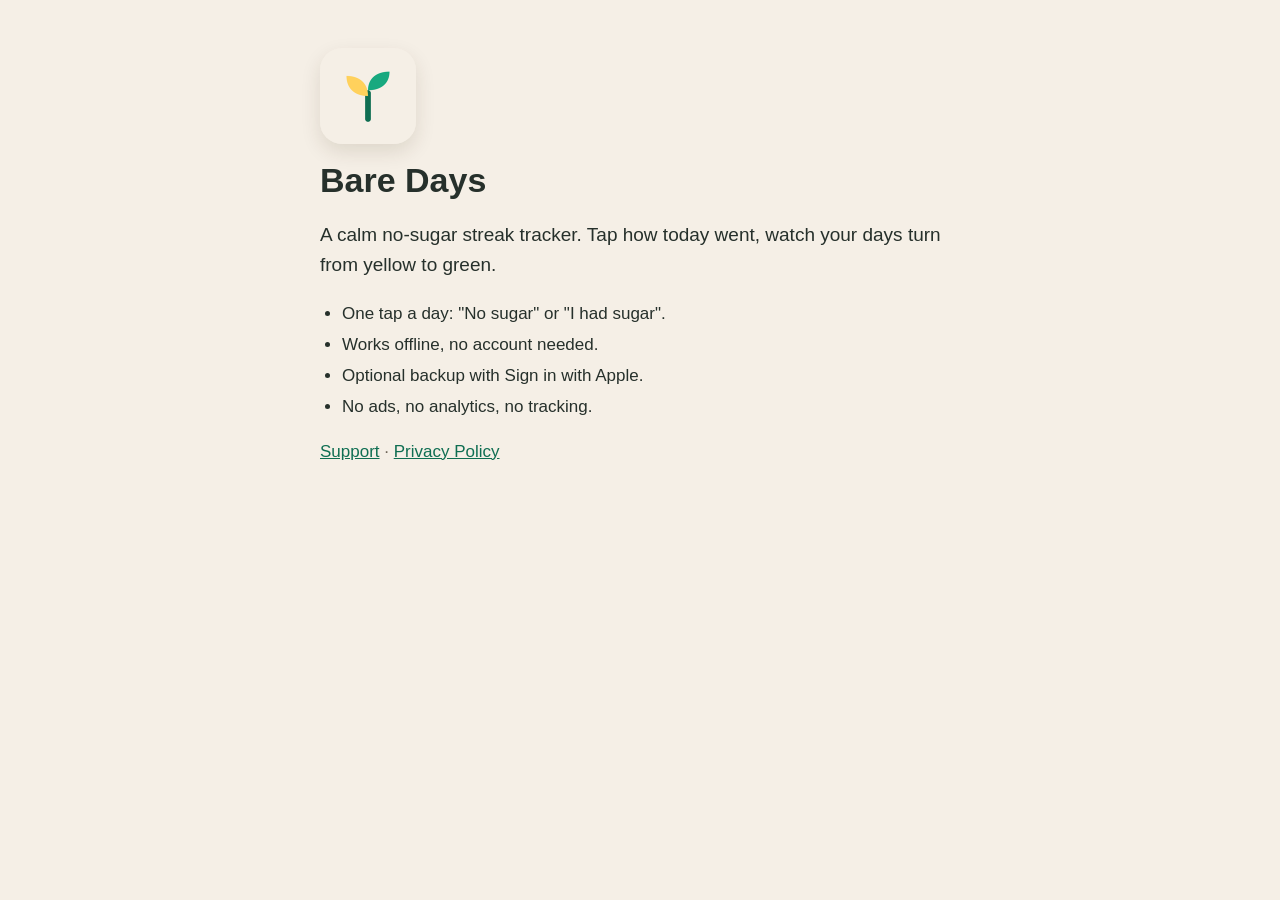
<file: index.html>
<!doctype html>
<html lang="en">
  <head>
    <meta charset="utf-8" />
    <meta name="viewport" content="width=device-width, initial-scale=1" />
    <title>Bare Days</title>
    <link rel="stylesheet" href="style.css" />
  </head>
  <body>
    <main>
      <img
        class="icon"
        src="icon.png"
        alt="Bare Days app icon: a sprout with one yellow and one green leaf"
        width="96"
        height="96"
      />
      <h1>Bare Days</h1>
      <p class="lead">
        A calm no-sugar streak tracker. Tap how today went, watch your days turn
        from yellow to green.
      </p>
      <ul>
        <li>One tap a day: "No sugar" or "I had sugar".</li>
        <li>Works offline, no account needed.</li>
        <li>Optional backup with Sign in with Apple.</li>
        <li>No ads, no analytics, no tracking.</li>
      </ul>
      <p class="muted">
        <a href="support.html">Support</a> ·
        <a href="privacy.html">Privacy Policy</a>
      </p>
    </main>
  </body>
</html>
</file>
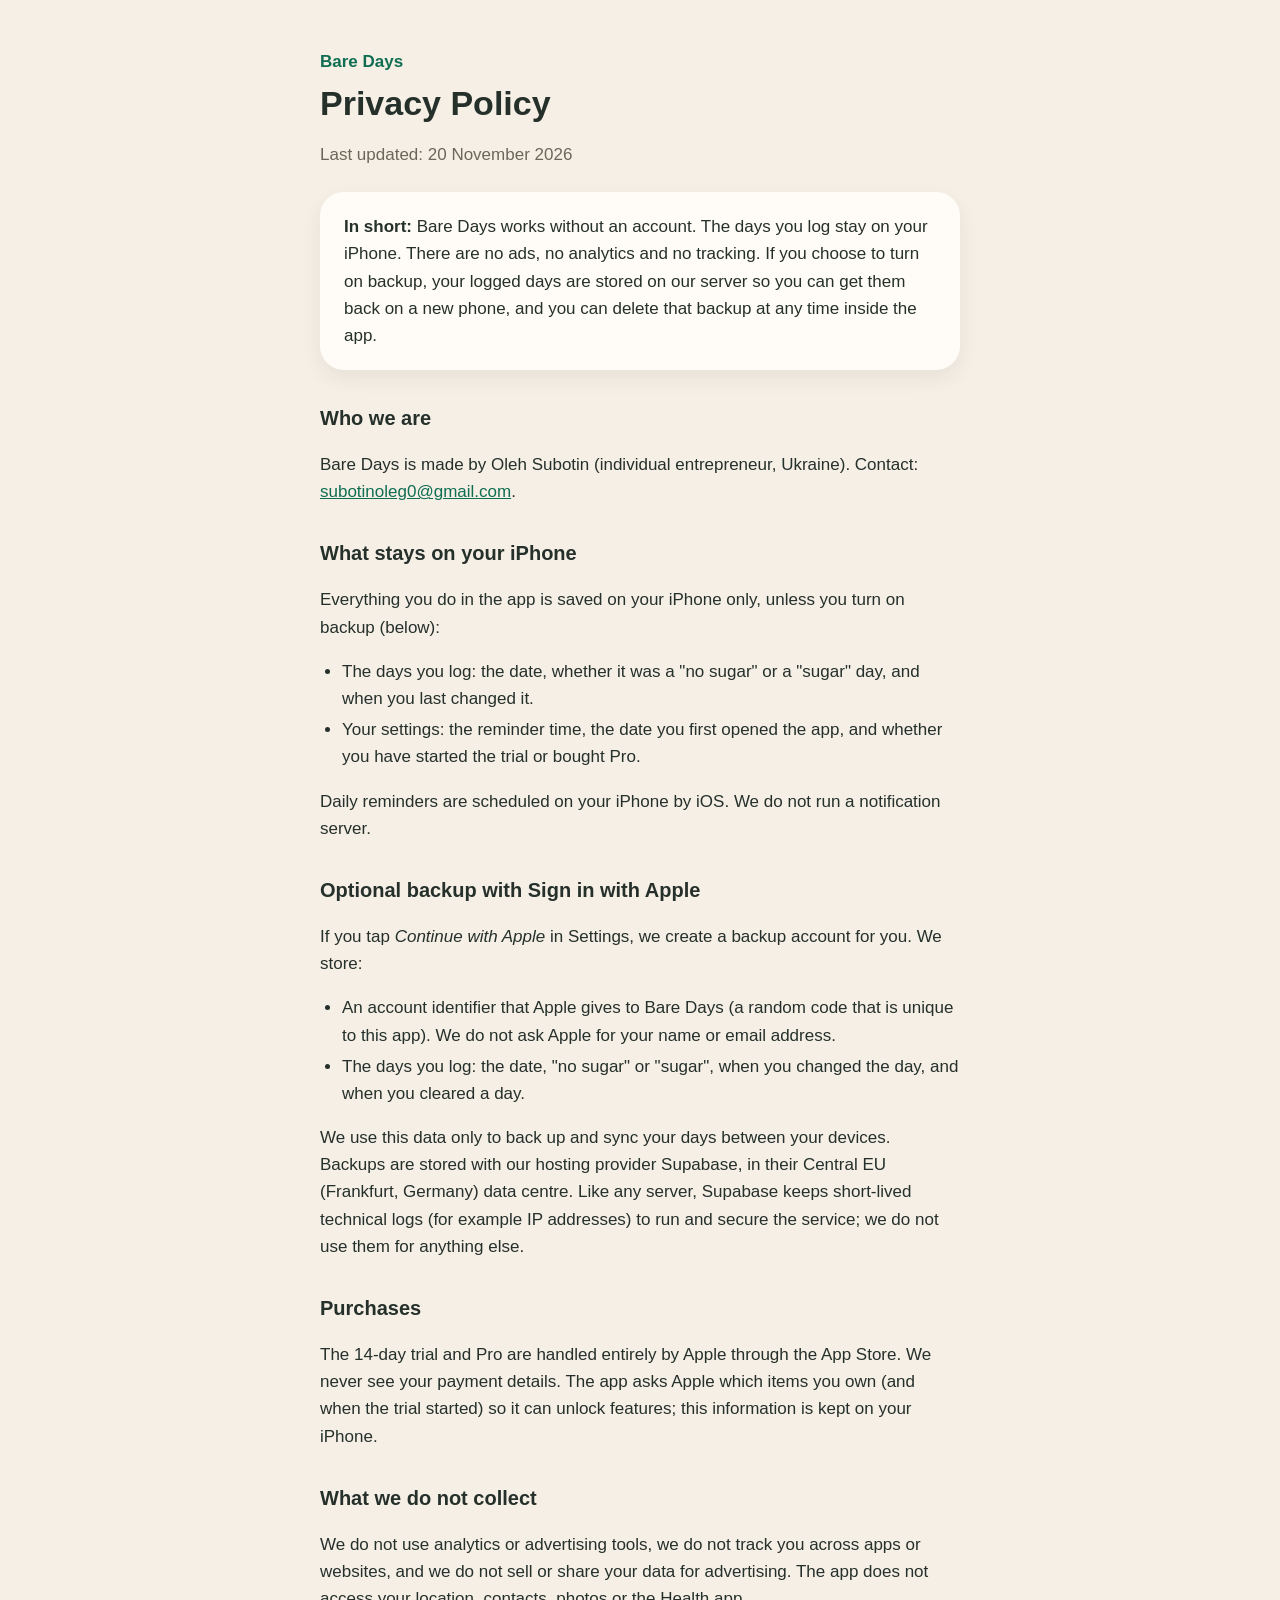
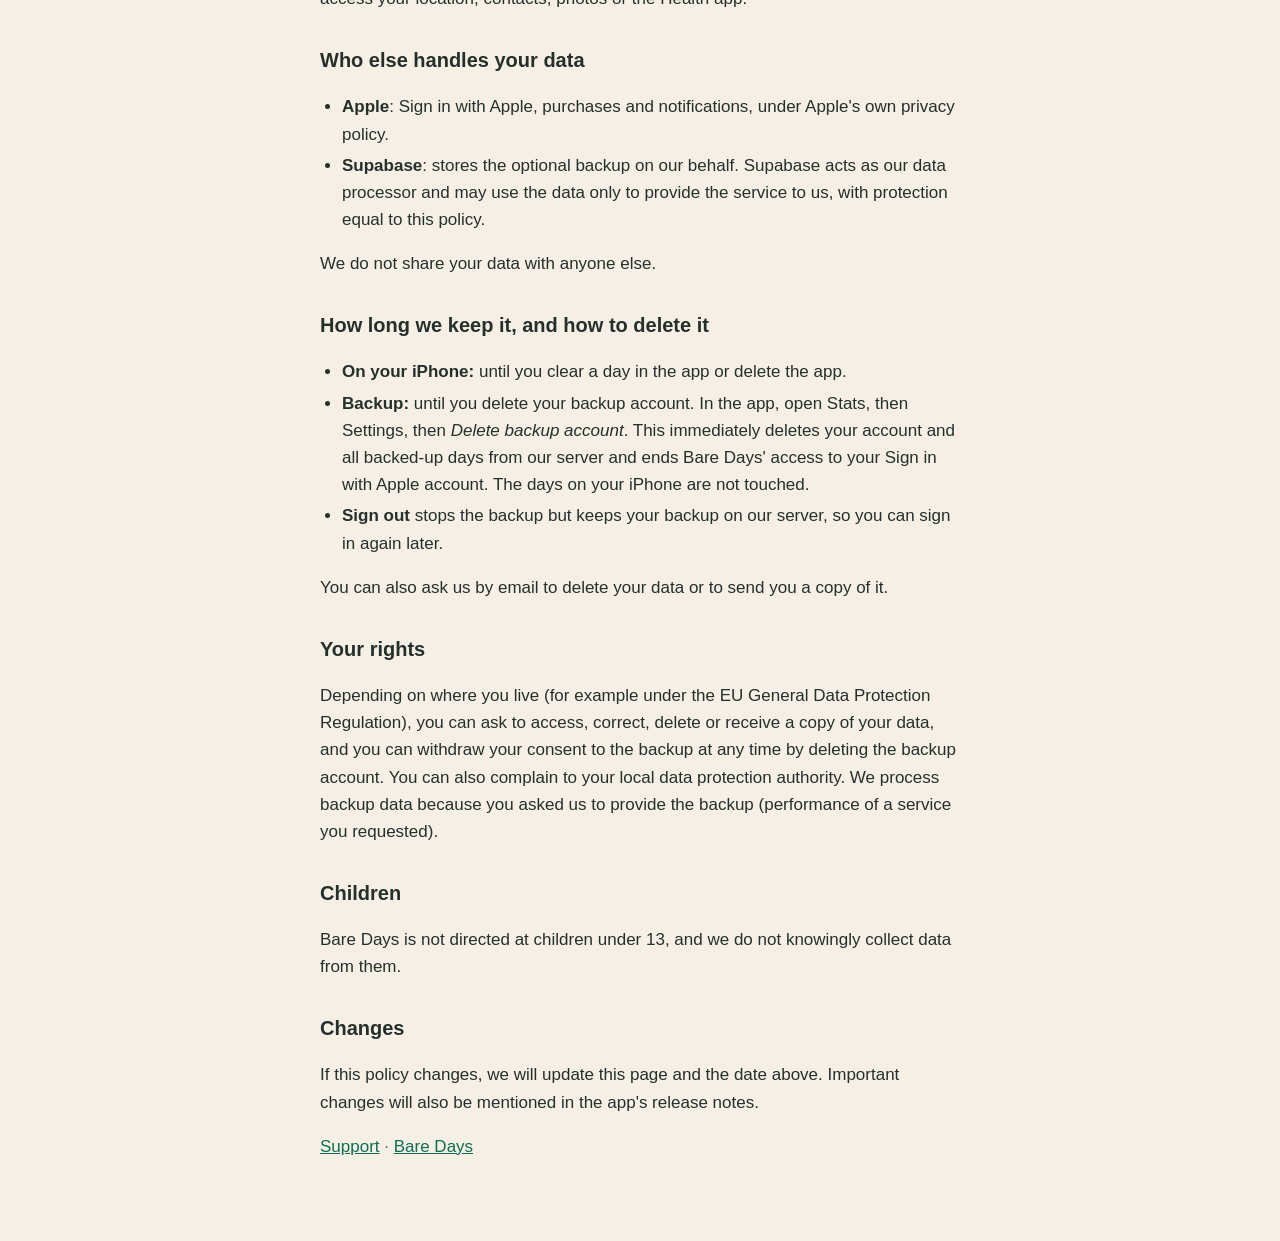
<file: privacy.html>
<!doctype html>
<html lang="en">
  <head>
    <meta charset="utf-8" />
    <meta name="viewport" content="width=device-width, initial-scale=1" />
    <title>Bare Days · Privacy Policy</title>
    <link rel="stylesheet" href="style.css" />
  </head>
  <body>
    <main>
      <p class="eyebrow"><a href="index.html">Bare Days</a></p>
      <h1>Privacy Policy</h1>
      <p class="muted">Last updated: 20 November 2026</p>

      <div class="card">
        <p>
          <strong>In short:</strong> Bare Days works without an account. The
          days you log stay on your iPhone. There are no ads, no analytics and
          no tracking. If you choose to turn on backup, your logged days are
          stored on our server so you can get them back on a new phone, and you
          can delete that backup at any time inside the app.
        </p>
      </div>

      <h2>Who we are</h2>
      <p>
        Bare Days is made by Oleh Subotin (individual entrepreneur, Ukraine).
        Contact:
        <a href="mailto:subotinoleg0@gmail.com">subotinoleg0@gmail.com</a>.
      </p>

      <h2>What stays on your iPhone</h2>
      <p>
        Everything you do in the app is saved on your iPhone only, unless you
        turn on backup (below):
      </p>
      <ul>
        <li>
          The days you log: the date, whether it was a "no sugar" or a "sugar"
          day, and when you last changed it.
        </li>
        <li>
          Your settings: the reminder time, the date you first opened the app,
          and whether you have started the trial or bought Pro.
        </li>
      </ul>
      <p>
        Daily reminders are scheduled on your iPhone by iOS. We do not run a
        notification server.
      </p>

      <h2>Optional backup with Sign in with Apple</h2>
      <p>
        If you tap <em>Continue with Apple</em> in Settings, we create a backup
        account for you. We store:
      </p>
      <ul>
        <li>
          An account identifier that Apple gives to Bare Days (a random code
          that is unique to this app). We do not ask Apple for your name or
          email address.
        </li>
        <li>
          The days you log: the date, "no sugar" or "sugar", when you changed
          the day, and when you cleared a day.
        </li>
      </ul>
      <p>
        We use this data only to back up and sync your days between your
        devices. Backups are stored with our hosting provider Supabase, in their
        Central EU (Frankfurt, Germany) data centre. Like any server, Supabase
        keeps short-lived technical logs (for example IP addresses) to run and
        secure the service; we do not use them for anything else.
      </p>

      <h2>Purchases</h2>
      <p>
        The 14-day trial and Pro are handled entirely by Apple through the App
        Store. We never see your payment details. The app asks Apple which items
        you own (and when the trial started) so it can unlock features; this
        information is kept on your iPhone.
      </p>

      <h2>What we do not collect</h2>
      <p>
        We do not use analytics or advertising tools, we do not track you across
        apps or websites, and we do not sell or share your data for advertising.
        The app does not access your location, contacts, photos or the Health
        app.
      </p>

      <h2>Who else handles your data</h2>
      <ul>
        <li>
          <strong>Apple</strong>: Sign in with Apple, purchases and
          notifications, under Apple's own privacy policy.
        </li>
        <li>
          <strong>Supabase</strong>: stores the optional backup on our behalf.
          Supabase acts as our data processor and may use the data only to
          provide the service to us, with protection equal to this policy.
        </li>
      </ul>
      <p>We do not share your data with anyone else.</p>

      <h2>How long we keep it, and how to delete it</h2>
      <ul>
        <li>
          <strong>On your iPhone:</strong> until you clear a day in the app or
          delete the app.
        </li>
        <li>
          <strong>Backup:</strong> until you delete your backup account. In the
          app, open Stats, then Settings, then <em>Delete backup account</em>.
          This immediately deletes your account and all backed-up days from our
          server and ends Bare Days' access to your Sign in with Apple account.
          The days on your iPhone are not touched.
        </li>
        <li>
          <strong>Sign out</strong> stops the backup but keeps your backup on
          our server, so you can sign in again later.
        </li>
      </ul>
      <p>
        You can also ask us by email to delete your data or to send you a copy
        of it.
      </p>

      <h2>Your rights</h2>
      <p>
        Depending on where you live (for example under the EU General Data
        Protection Regulation), you can ask to access, correct, delete or
        receive a copy of your data, and you can withdraw your consent to the
        backup at any time by deleting the backup account. You can also complain
        to your local data protection authority. We process backup data because
        you asked us to provide the backup (performance of a service you
        requested).
      </p>

      <h2>Children</h2>
      <p>
        Bare Days is not directed at children under 13, and we do not knowingly
        collect data from them.
      </p>

      <h2>Changes</h2>
      <p>
        If this policy changes, we will update this page and the date above.
        Important changes will also be mentioned in the app's release notes.
      </p>

      <p class="muted">
        <a href="support.html">Support</a> · <a href="index.html">Bare Days</a>
      </p>
    </main>
  </body>
</html>
</file>
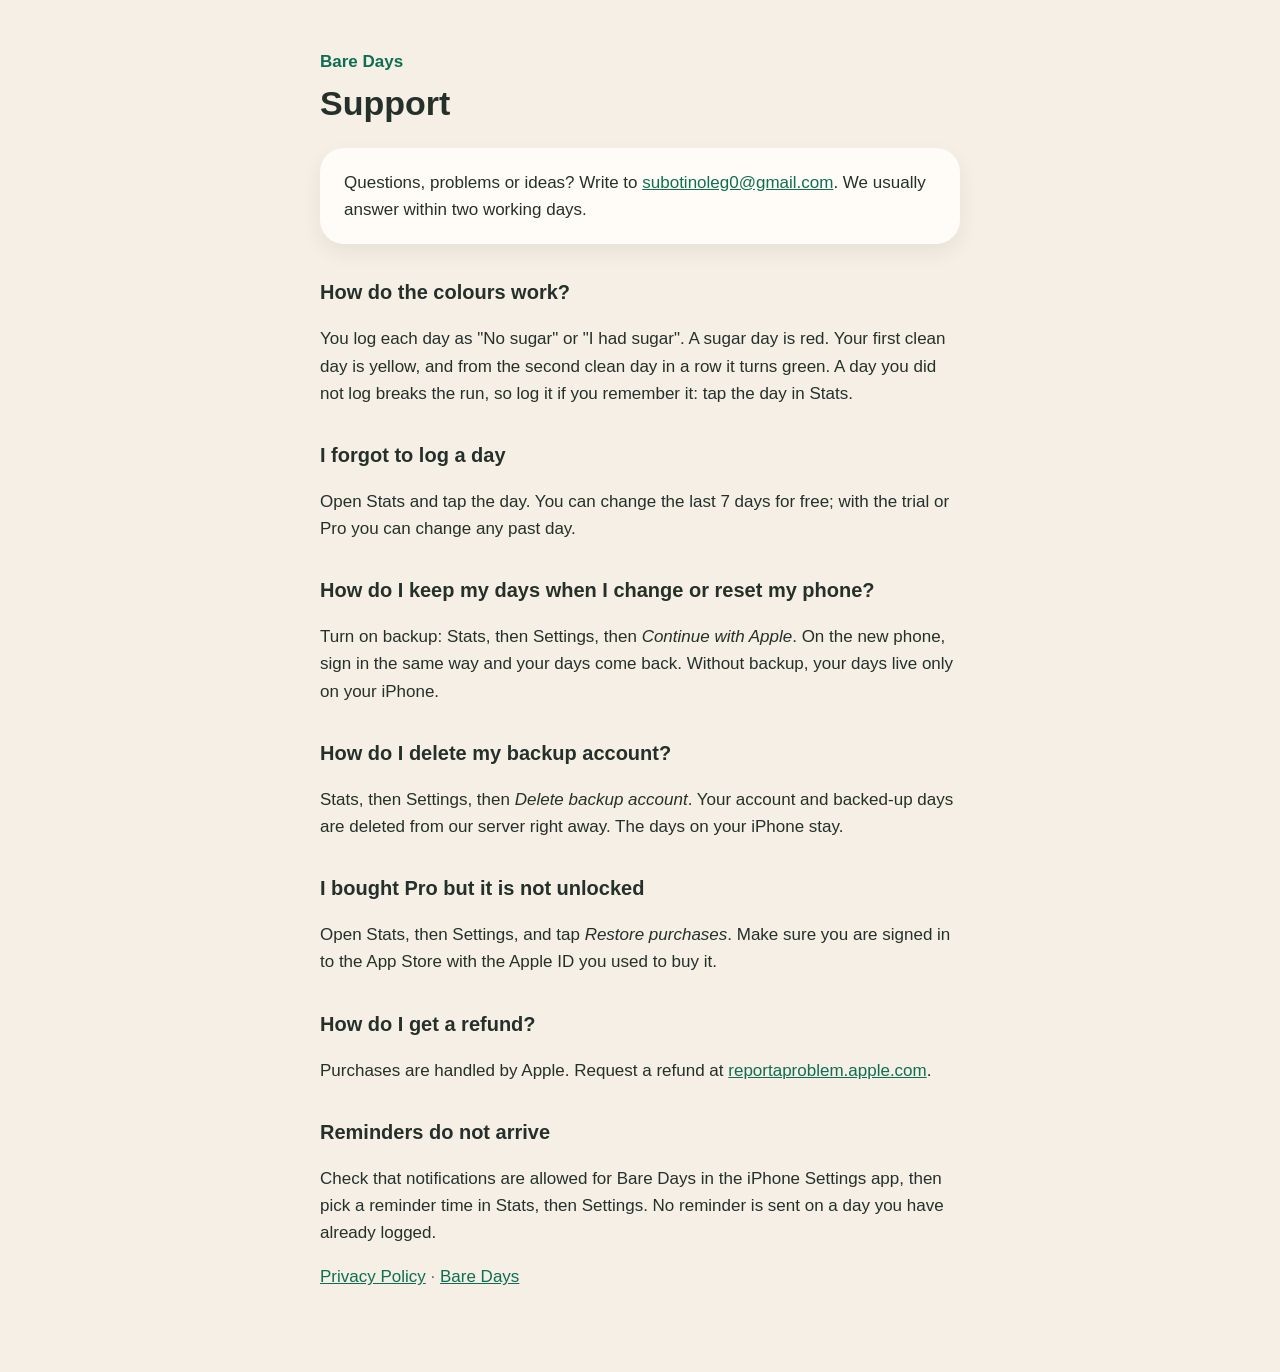
<file: support.html>
<!doctype html>
<html lang="en">
  <head>
    <meta charset="utf-8" />
    <meta name="viewport" content="width=device-width, initial-scale=1" />
    <title>Bare Days · Support</title>
    <link rel="stylesheet" href="style.css" />
  </head>
  <body>
    <main>
      <p class="eyebrow"><a href="index.html">Bare Days</a></p>
      <h1>Support</h1>
      <div class="card">
        <p>
          Questions, problems or ideas? Write to
          <a href="mailto:subotinoleg0@gmail.com">subotinoleg0@gmail.com</a>. We
          usually answer within two working days.
        </p>
      </div>

      <h2>How do the colours work?</h2>
      <p>
        You log each day as "No sugar" or "I had sugar". A sugar day is red.
        Your first clean day is yellow, and from the second clean day in a row
        it turns green. A day you did not log breaks the run, so log it if you
        remember it: tap the day in Stats.
      </p>

      <h2>I forgot to log a day</h2>
      <p>
        Open Stats and tap the day. You can change the last 7 days for free;
        with the trial or Pro you can change any past day.
      </p>

      <h2>How do I keep my days when I change or reset my phone?</h2>
      <p>
        Turn on backup: Stats, then Settings, then <em>Continue with Apple</em>.
        On the new phone, sign in the same way and your days come back. Without
        backup, your days live only on your iPhone.
      </p>

      <h2>How do I delete my backup account?</h2>
      <p>
        Stats, then Settings, then <em>Delete backup account</em>. Your account
        and backed-up days are deleted from our server right away. The days on
        your iPhone stay.
      </p>

      <h2>I bought Pro but it is not unlocked</h2>
      <p>
        Open Stats, then Settings, and tap <em>Restore purchases</em>. Make sure
        you are signed in to the App Store with the Apple ID you used to buy it.
      </p>

      <h2>How do I get a refund?</h2>
      <p>
        Purchases are handled by Apple. Request a refund at
        <a href="https://reportaproblem.apple.com">reportaproblem.apple.com</a>.
      </p>

      <h2>Reminders do not arrive</h2>
      <p>
        Check that notifications are allowed for Bare Days in the iPhone
        Settings app, then pick a reminder time in Stats, then Settings. No
        reminder is sent on a day you have already logged.
      </p>

      <p class="muted">
        <a href="privacy.html">Privacy Policy</a> ·
        <a href="index.html">Bare Days</a>
      </p>
    </main>
  </body>
</html>
</file>
<file: style.css>
/* Bare Days web pages: the app's warm paper theme (src/theme.ts). Light only, like the app. */
:root {
  --paper: #f5efe6;
  --card: #fffcf7;
  --text: #26302b;
  --muted: #6e6558;
  --green: #18a97f;
  --link: #0f6e52;
}
* {
  box-sizing: border-box;
}
body {
  margin: 0;
  background: var(--paper);
  color: var(--text);
  font:
    17px/1.6 -apple-system,
    BlinkMacSystemFont,
    "Segoe UI",
    Roboto,
    Helvetica,
    Arial,
    sans-serif;
}
main {
  max-width: 680px;
  margin: 0 auto;
  padding: 48px 20px 64px;
}
h1 {
  font-size: 34px;
  line-height: 1.2;
  margin: 8px 0 4px;
}
h2 {
  font-size: 20px;
  margin: 32px 0 8px;
}
a {
  color: var(--link);
}
.eyebrow {
  margin: 0;
  font-weight: 600;
}
.eyebrow a {
  text-decoration: none;
}
.muted {
  color: var(--muted);
}
.lead {
  font-size: 19px;
}
.card {
  background: var(--card);
  border-radius: 24px;
  padding: 4px 24px;
  box-shadow: 0 8px 20px rgba(60, 40, 10, 0.07);
  margin: 24px 0;
}
.icon {
  border-radius: 22px;
  box-shadow: 0 8px 20px rgba(60, 40, 10, 0.12);
}
ul {
  padding-left: 22px;
}
li {
  margin: 4px 0;
}
</file>
